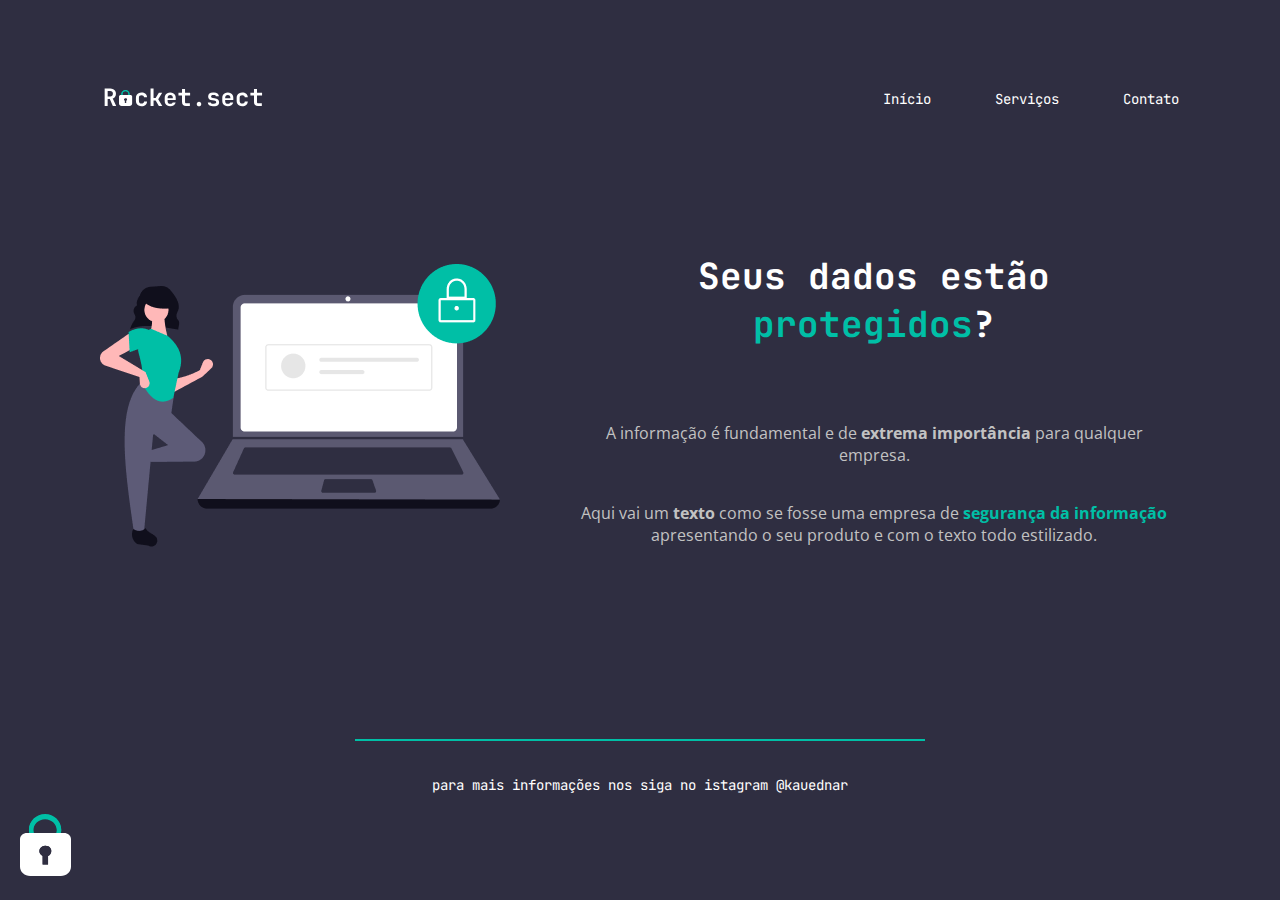
<file: Desafio -  Avançado e acessivel/index.html>
<!DOCTYPE html>
<html lang="en">
	<head>
		<meta charset="UTF-8">
		<meta http-equiv="X-UA-Compatible" content="IE=edge">
		<meta name="viewport" content="width=device-width, initial-scale=1.0">
		<title>Desafio Avançado e acessivel</title>
		<link rel="stylesheet" href="style.css">
	</head>
	<body>
		<header>
			
			<nav>
			<a href="#"><img src="logo.svg" alt="logo"></a>
				<ul>
						<li><a href="#">Início</a></li>
						<li><a href="#">Serviços</a></li>
						<li><a href="#">Contato</a></li>
				</ul>
			</nav>
		</header>
		<main>
			<img src="img1.png" alt="Mulher ao lado de um notebook bloqueado">
			<section>
				<h1>Seus dados estão <span>protegidos</span>?
				</h1>
				<p>
					A informação é fundamental e de <strong>extrema importância</strong> para qualquer <br> empresa. 
				</p>
				<p>Aqui vai um <strong>texto</strong> como se fosse uma empresa de <span><strong>segurança da informação</strong></span> apresentando o seu produto e com o texto todo estilizado.</p>
			</section>
		</main>
		<footer>
			<div id="line"></div>
			<div id="insta">
				para mais informações nos siga no istagram @kauednar
			</div>
		</footer>
		<div id="lock">
			<img src="padlock.svg" alt="Cadeado fechado branco e azul">
		</div>
	</body>
</html>
</file>
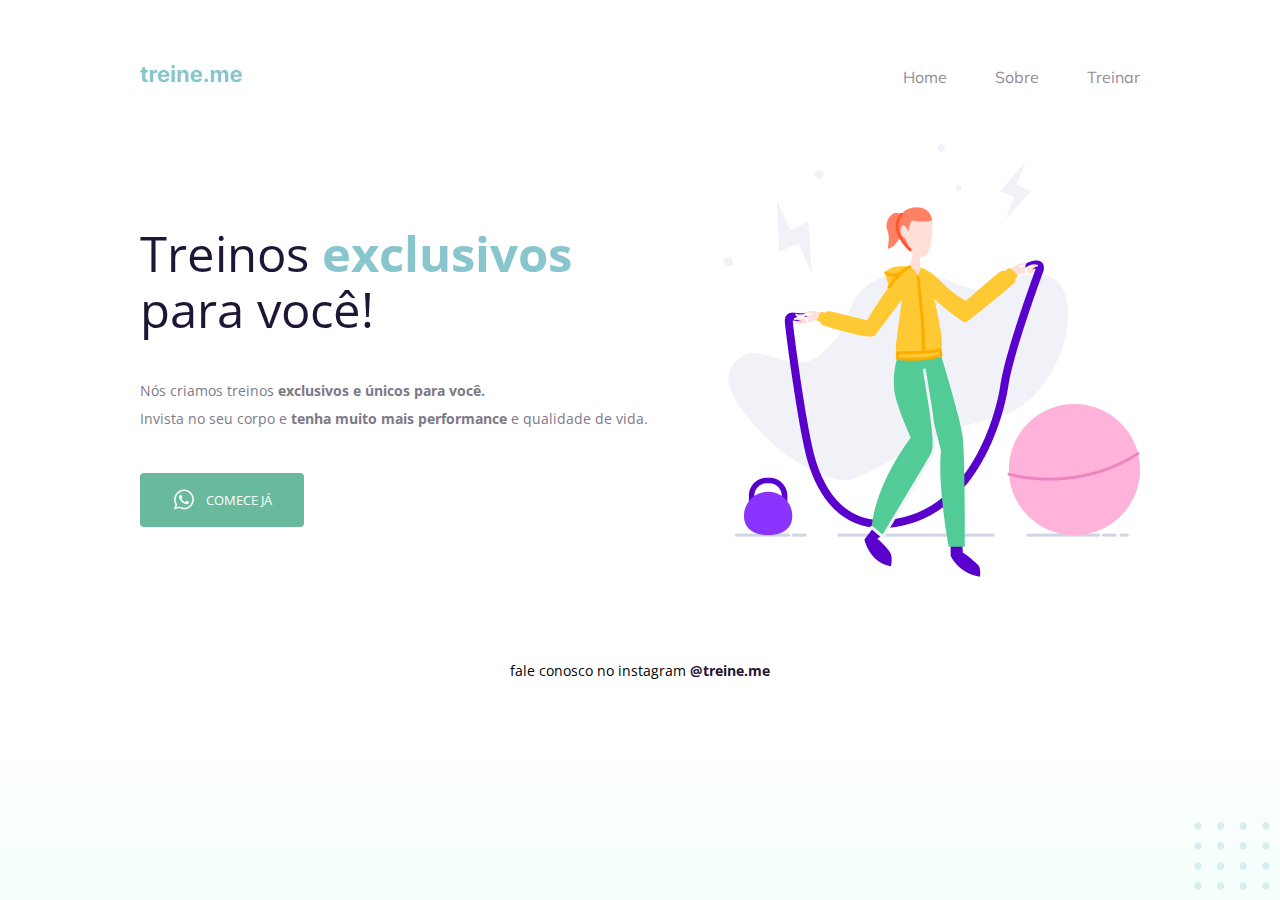
<file: Desafio - Intermediário/index.html>
<!DOCTYPE html>
<html lang="pt-br">
  <head>
    <link rel="preconnect" href="https://fonts.googleapis.com">
    <link rel="preconnect" href="https://fonts.gstatic.com" crossorigin>

    <meta charset="UTF-8" />
    <meta name="viewport" content="width=device-width, initial-scale=1.0" />
    <title>Treine me</title>

    <link href="https://fonts.googleapis.com/css2?family=Mulish:wght@400;700&family=Open+Sans:wght@400;700&display=swap" rel="stylesheet">

    <link rel="stylesheet" href="style.css">

  </head>
  <body>
    <div class="page">
        <nav>
          <a id="logo" href="#">
            <img src="images/logo.svg" alt="Treine.me" />
          </a>
          <ul>
            <li><a href="#">Home</a></li>
            <li><a href="#">Sobre</a></li>
            <li><a href="#">Treinar</a></li>
            </ul>
        </nav >
    
      <main>

        <section>
          <h1>Treinos <span>exclusivos</span> para você!</h1>
          <p>
            Nós criamos treinos <strong>exclusivos e únicos para você.</strong></br>
            Invista no seu corpo e <strong>tenha muito mais performance</strong> e qualidade de vida.
          </p>
          <button>
               <img src="images/whats.svg" alt="Ícone do whatsapp">
              Comece já
          </button>
        </section>

        <img src="images/img.png" alt="Desenho de uma mulher pulando corta numa academia.">
      </main>
      <footer>
          fale conosco no instagram <a href="https://instagram.com/treineme" target="_blank">@treine.me</a>
      </footer>
    </div>

    <img id="balls" src="images/balls.svg" alt="Bolinhas decorativas verdes no canto inferior direito da página.">

  </body>
</html>
</file>
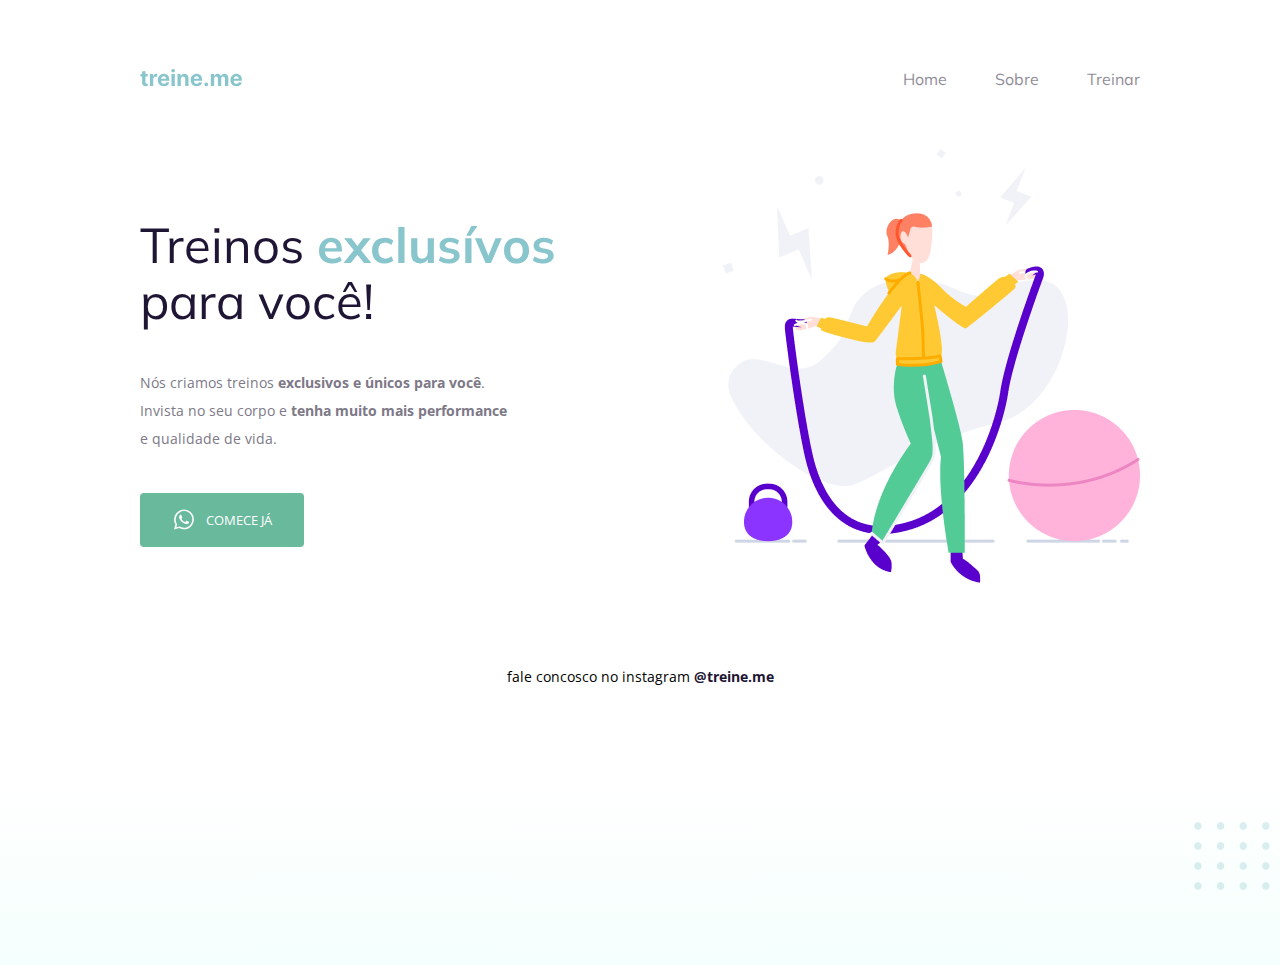
<file: projeto02/index.html>
<!DOCTYPE html>
<html lang="en">
	<head>
		<meta charset="UTF-8">
		<meta http-equiv="X-UA-Compatible" content="IE=edge">
		<meta name="viewport" content="width=device-width, initial-scale=1.0">
		<title>Trine me</title>
		<link rel="stylesheet" href="style.css">
	</head>
	<body>
		<div class="page">
			
				<nav>
					<a id="logo" href="#"><img src="imagens/logo.svg" alt="Treine.me"></a>
					<ul>
						<li><a href="#">Home</a></li>
						<li><a href="#">Sobre</a></li>
						<li><a href="# ">Treinar</a></li>
					</ul>
				</nav>
			
			<main>
				<section>
					<h1>Treinos <span>exclusívos</span> <br> para você!</h1>
					<p>Nós criamos treinos <strong>exclusivos e únicos para você</strong>. <br>
						Invista no seu corpo e <strong>tenha muito mais performance</strong> <br> e qualidade de vida.
					</p>

					<button>
						<img src="imagens/whats.svg" alt="Icone do Whatsapp">
						Comece já
					</button>
				</section>

				<img src="imagens/img.png" alt="Desenho de uma mulher pulando corda numa academia">
			</main>
			<footer>
				fale concosco no instagram <a href="#" target="_blank">@treine.me</a>
			</footer>
		</div>

		<img id="balls" src="imagens/balls.svg" alt="Bolinhas decorativas verdes no canto inferior direito da pagina">
	</body>
</html>
</file>
<file: Desafio -  Avançado e acessivel/style.css>
@charset "UTF-8";

@import url('https://fonts.googleapis.com/css2?family=JetBrains+Mono:wght@500;700&display=swap');

@import url('https://fonts.googleapis.com/css2?family=Open+Sans:wght@400;700&display=swap');

body {
    background-color: #2F2E41;
    margin: 0;
    padding: 0;
    min-height: 100vh;
}

header {
    color: #ffffff;
    font-family: 'JetBrains Mono', monospace;
    line-height: 28px;
    font-size: 14px;
}

nav {
    display: flex;
    justify-content: space-between;
    align-items: center;

    padding: 71px 101px 0px;
}

ul {
    display: flex;
    list-style: none;
    gap: 64px;
}

ul li a {
    text-decoration: none;
    color: white;
}

main {
    display: flex;
    justify-content: space-between;
    align-items: center;

    padding-left: 99px;
    padding-right: 99px;
    padding-bottom: 157px;
    padding-top: 101px;
}

section {
    max-width: 614px;
    text-align: center;
}

h1 {
    color: white;
    font-family: 'JetBrains Mono', monospace;
    font-size: 36px;
    padding-bottom: 50px;
}


p {
    color: #C2C2C2;
    font-family: 'Open Sans', sans-serif;
    padding-bottom: 20px;
}

span {
    color: #00BFA6;
}



#insta {
    color: white;
    text-align: center;
    font-family: 'JetBrains Mono', monospace;
    font-size: 14px;
    padding-top: 27px;
}

#line {
    width: 568px;
    height: 0px;
    margin: 0px auto 8px;
    border: 1px solid #00BFA6;
    
}

#lock {
    position: fixed;
    bottom: 0;
    left: 0;
    padding: 20px;
}
</file>
<file: Desafio - Intermediário/style.css>
body {
  margin: 0;

  font-family: "Open Sans", sans-serif;

  background: linear-gradient(180deg, rgb(227, 255, 248, 0) 82.08%, rgb(227, 255, 248, 0.38) 100%);

  min-height: 100vh;
}

.page {
  width: 1000px;
  margin: 0 auto;
  padding-top: 65px;
}

nav {
  display: flex;
  justify-content: space-between;
  align-items: center;

  margin-bottom: 55px;
}

ul {
  display: flex;
  gap: 48px;
  list-style: none;
  margin: 0;
  padding: 0;
}

a {
  color: #1f1534;
  text-decoration: none;
}

ul li a {
    opacity: 0.5;
}

ul li a:hover {
  font-weight: bold;
  opacity: 1;
}

ul, li {
  font-family: "Mulish", sans-serif;
}

main {
  display: flex;
  align-items: center;
  justify-content: space-between;
}

h1 {
  font-size: 49px;
  line-height: 56px;
  color: #1f1534;

  font-weight: normal;

  width: 490px;
}

h1 span {
  color: #89c5cc;
  font-weight: bold;
}

p {
  font-size: 14px;
  line-height: 28px;
  color: #7d7987;

  margin: 40px 0;
}

button {
  color: white;
  text-transform: uppercase;
  font-family: "Open Sans", sans-serif;

  background: #69B99D;
  border: 0;
  padding: 14px 32px 15px;

  display: flex;
  align-items: center;
  justify-content: center;
  gap: 10px;

  border-radius: 4px;

  cursor: pointer;
}

footer {
  font-size: 14px;
  line-height: 28px;

  text-align: center;

  margin-top: 80px;
}

footer a {
  font-weight: bold;
}

#balls {
    position: fixed;
    bottom: 0;
    right: 0;
}
</file>
<file: projeto02/style.css>
@import url('https://fonts.googleapis.com/css2?family=Mulish:wght@400;700&display=swap');

@import url('https://fonts.googleapis.com/css2?family=Open+Sans:wght@400;700&display=swap');

/*  font-family: 'Open Sans', sans-serif; 
    font-family: 'Mulish', sans-serif;
*/


body {
    margin: 0px;
    font-family: 'Open Sans', sans-serif; 
    background: linear-gradient(180deg, rgba(227, 255, 248, 0)80%, rgba(227, 255, 248, 0.38)100%);
    min-height: 100vh;
    padding-top: 65px;
}

.page {
    width: 1000px;
    margin: 0 auto 0;
}   

nav {
    display: flex;
    justify-content: space-between;
    align-items: center;

    margin-bottom: 57px;
}

ul {
    display: flex;
    gap: 48px;
    list-style: none;
    margin: 0;
    padding: 0;

    font-family: 'Mulish', sans-serif;
}

a {
    text-decoration: none;
    color: #1F1534;
}

ul li a {
    opacity: 0.5;
}

ul li a:hover {
    font-weight: bold;
    opacity: 1;
}

h1 {
    font-family: 'Mulish', sans-serif;
    font-size: 49px;
    line-height: 56px;
    color: #1F1534;
    font-weight: normal;
}

h1 span {
    color: #89C5CC;
    font-weight: bold;
}

section p {
    font-size: 14px;
    line-height: 28px;
    color: #7d7987;
    
    margin: 40px 0;
}

button {
    color: white;
    text-transform: uppercase;
    font-family: 'Open Sans', sans-serif;

    background-color: #69B99D;
    border: none;
    padding: 14px 32px 15px;
    border-radius: 4px;

    display: flex;
    align-items: center;
    justify-content: center;
    gap: 10px;

    cursor: pointer;

}

button:hover {
    background-color: #48806c;
}

main {
    display: flex;
    align-items: center;
    justify-content: space-between;
}

footer {
    font-size: 14px;
    line-height: 28px;

    text-align: center;
    margin-top: 80px;
}

footer a {
    font-weight: bold;
}

#balls {
    position: fixed;
    bottom: 0;
    right: 0;
}
</file>
